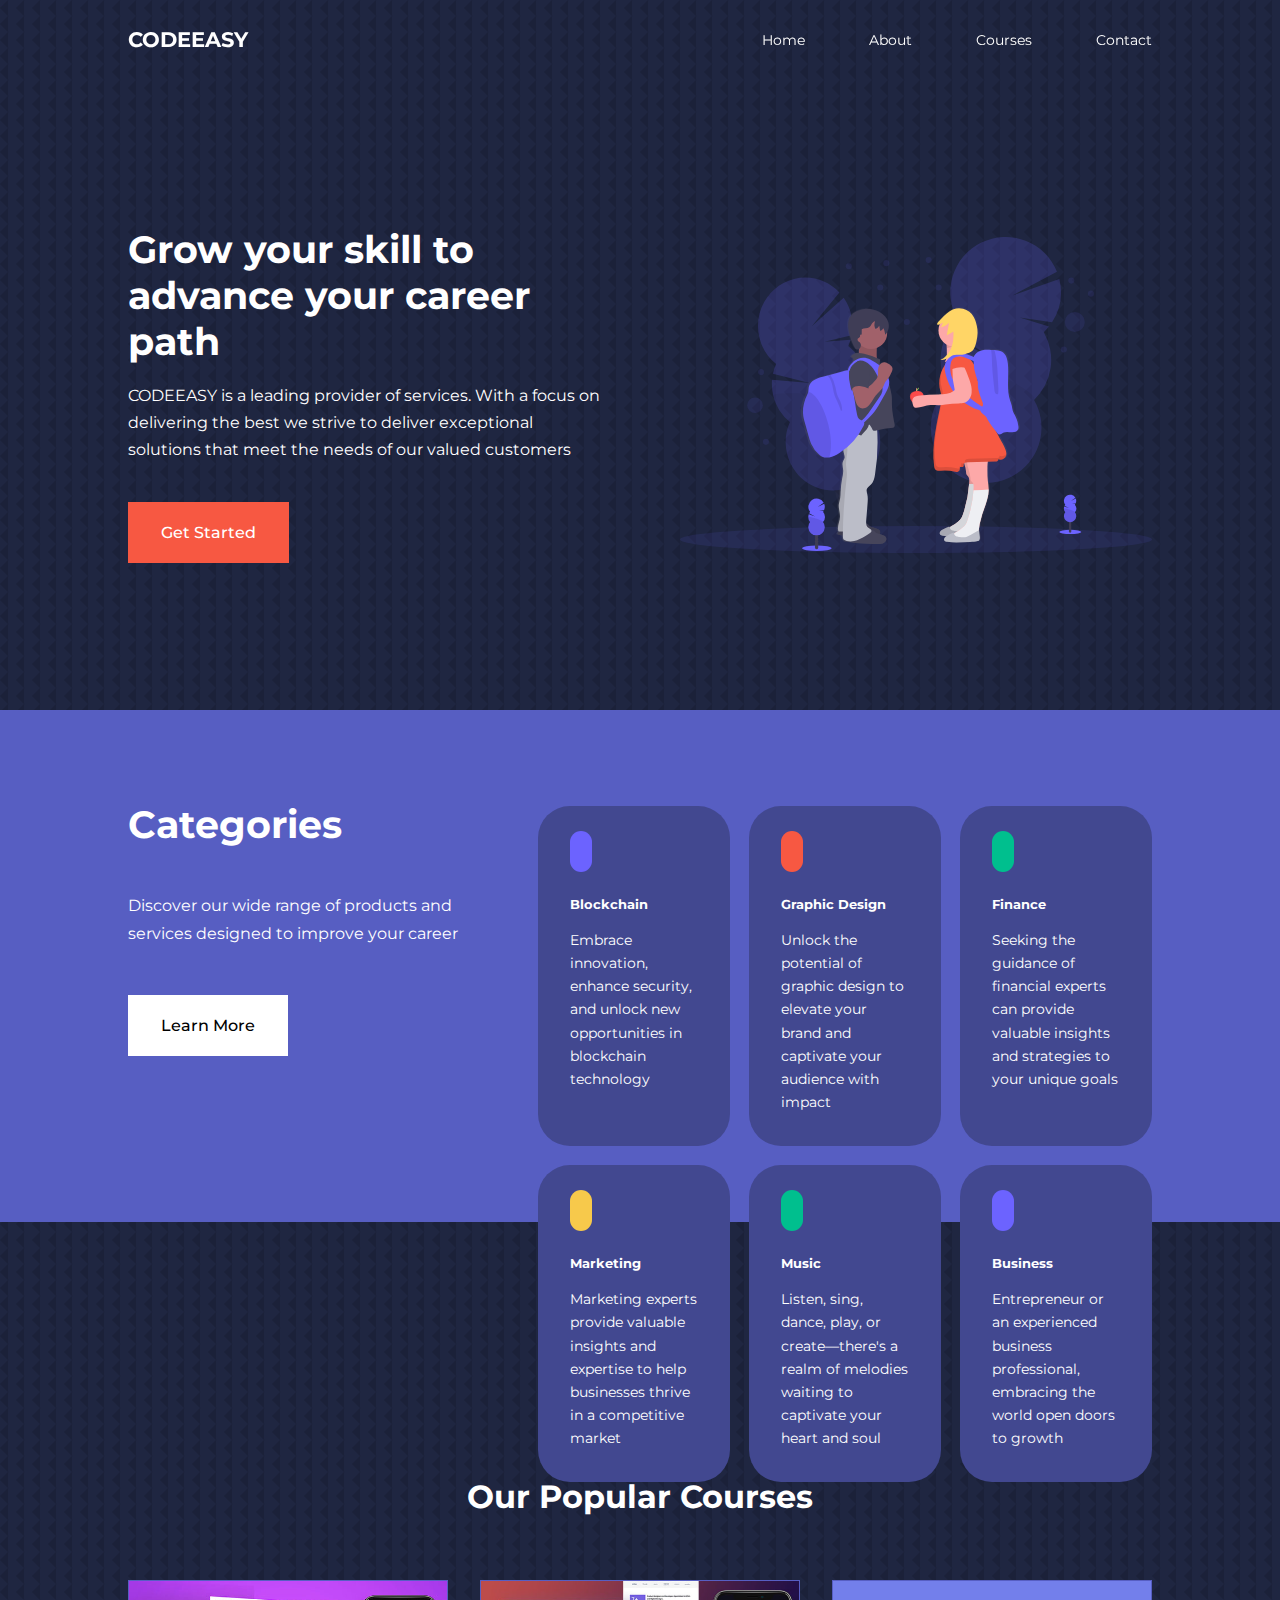
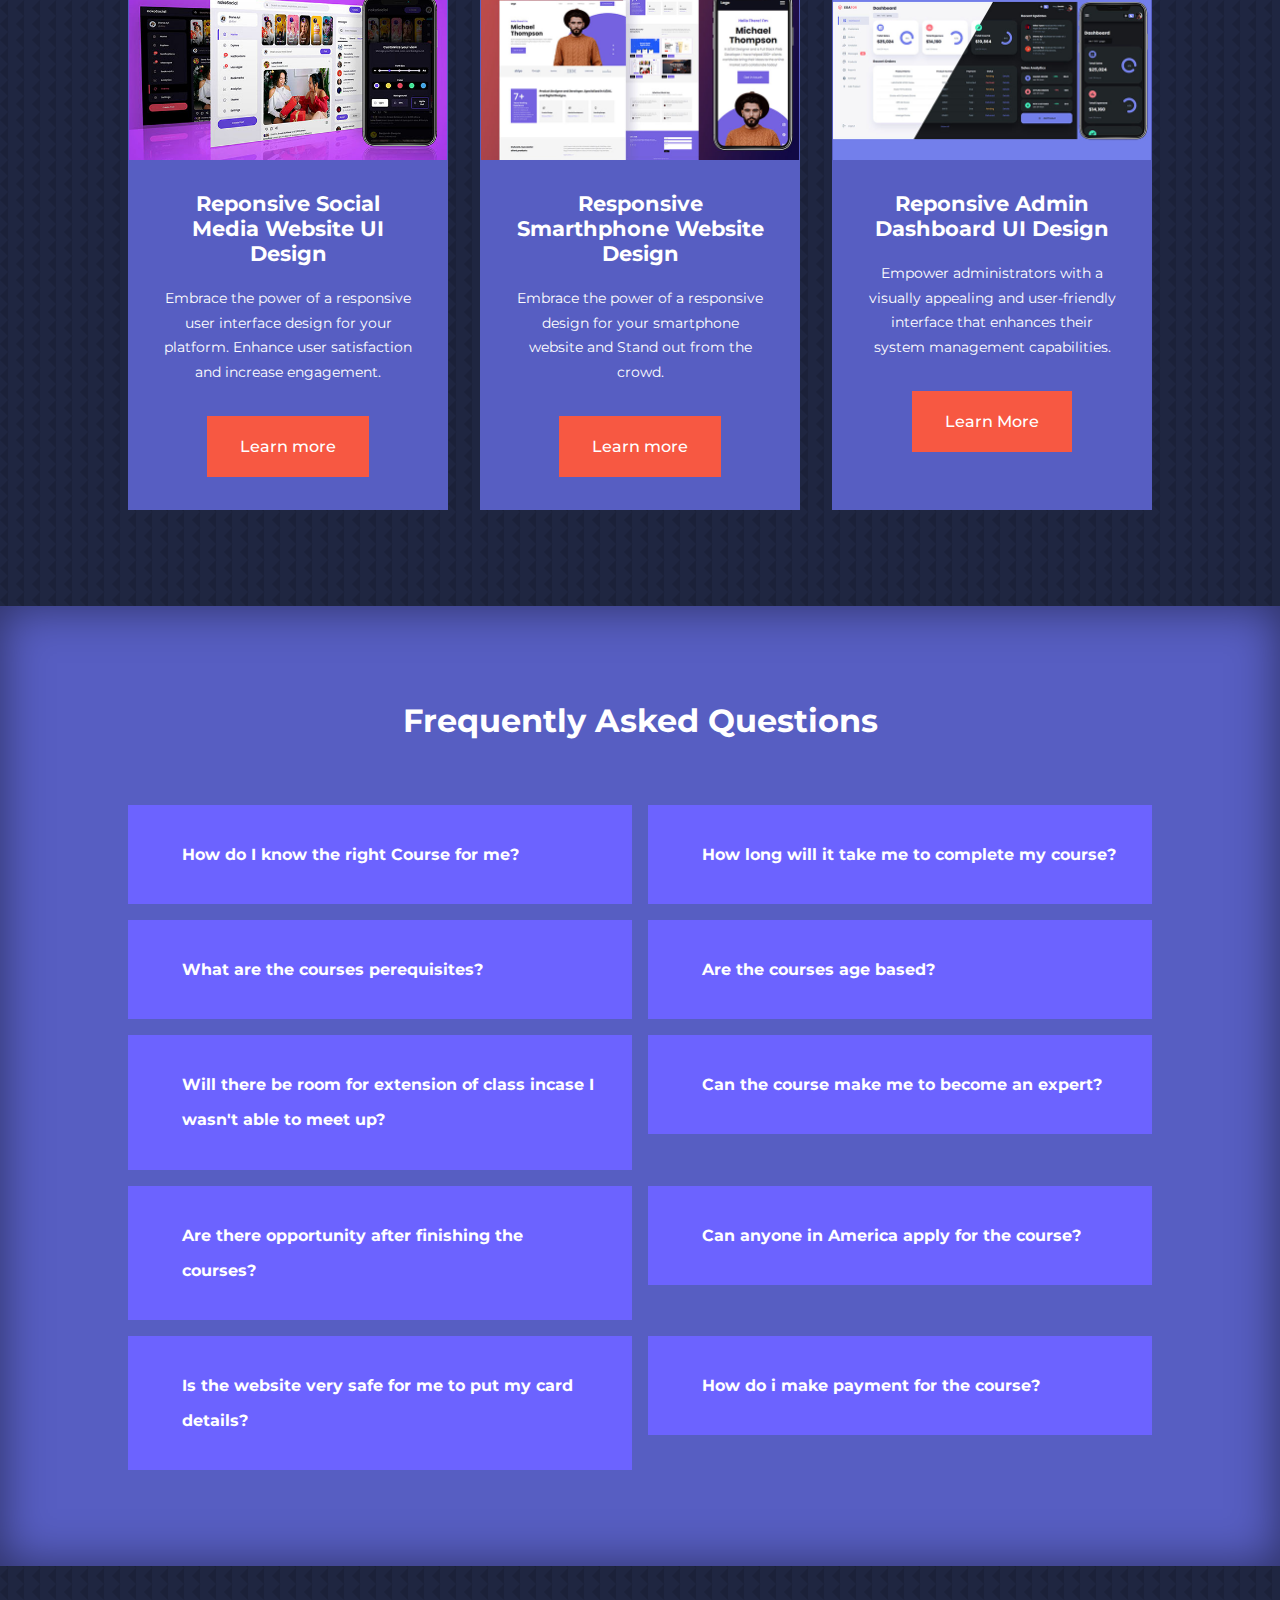
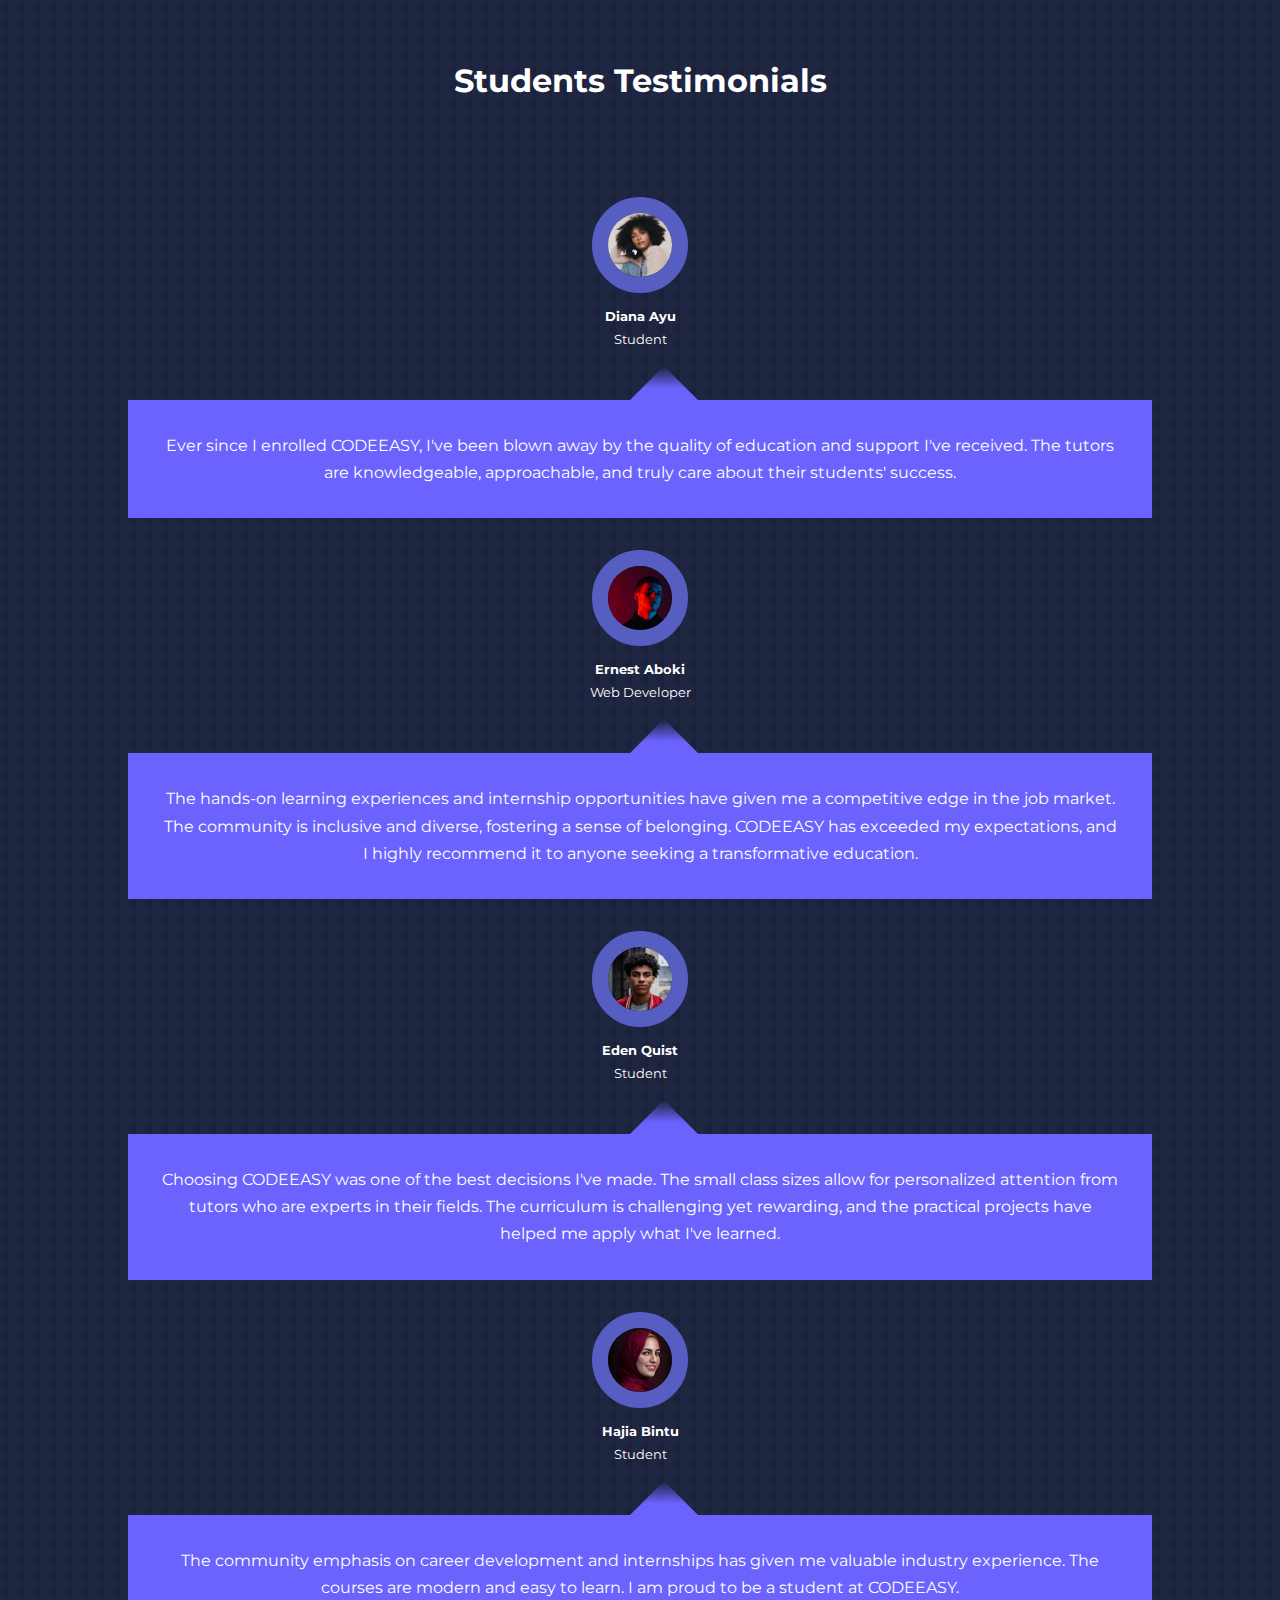
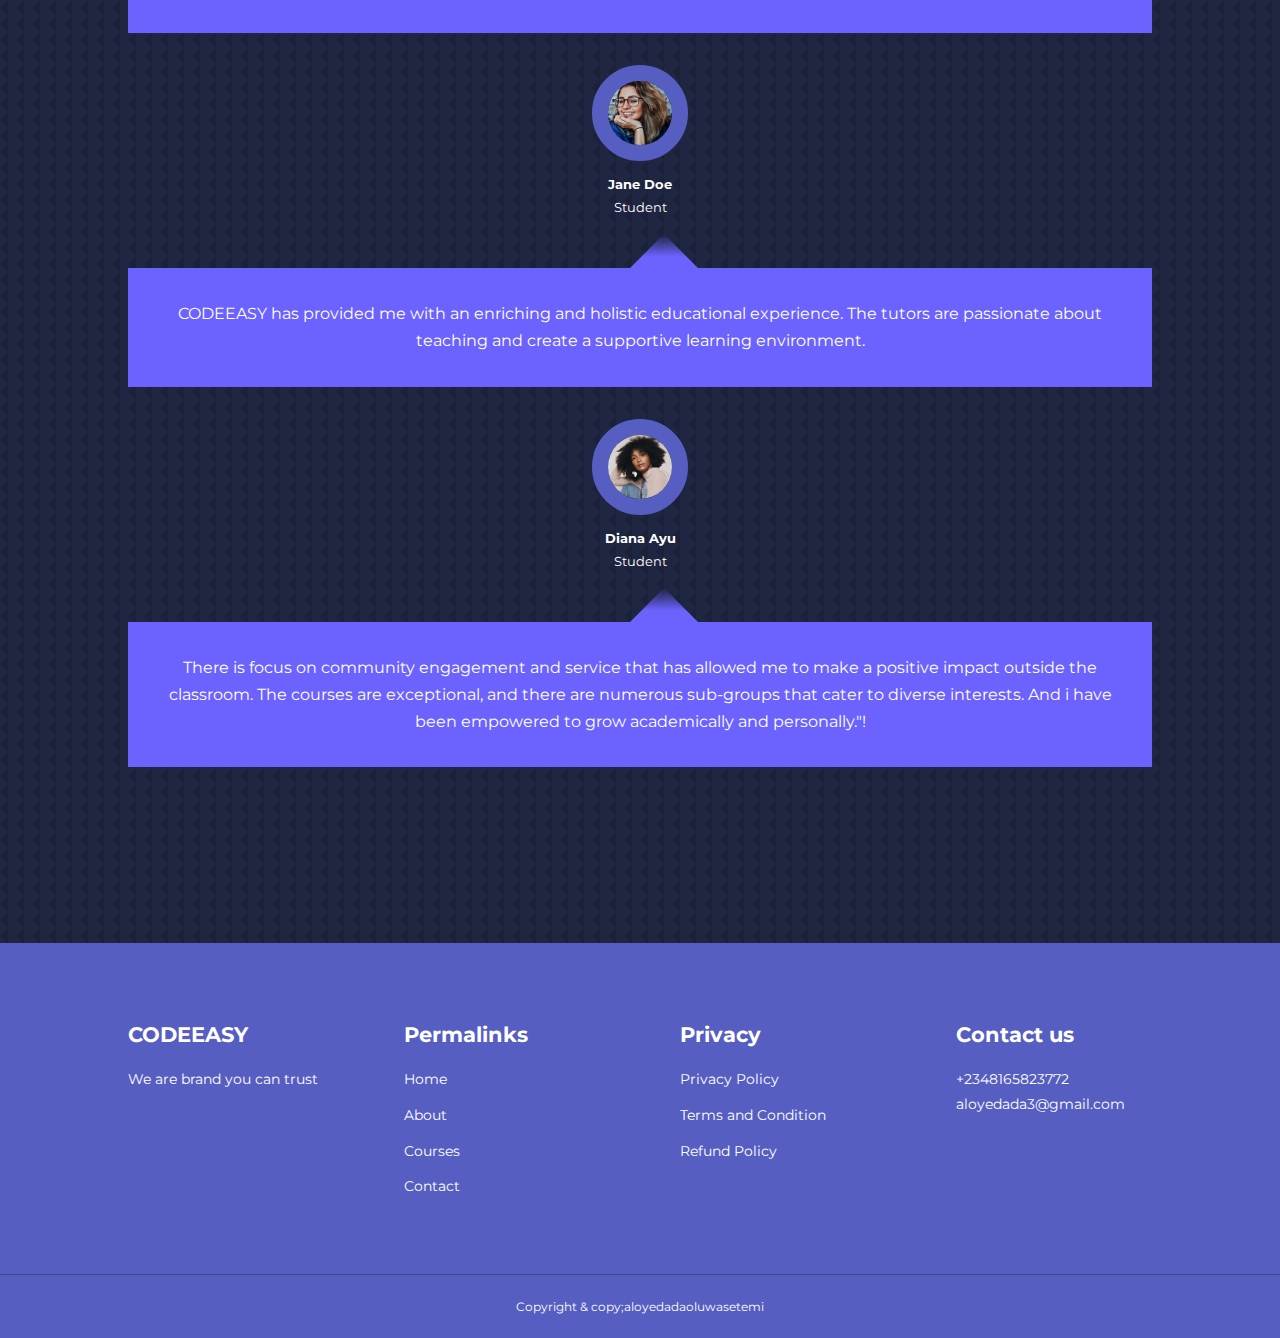
<file: MULTIPAGE EDU/index.html>
<!DOCTYPE html>
<html lang="en">
<head>
    <meta charset="UTF-8">
    <meta name="viewport" content="width=device-width, initial-scale=1.0">
    <title>responsive multipage ducation website</title>

    <!-- icon scout cdn-->
    <link rel="stylesheet" href="https://unicons.iconscout.com/release/v2.1.6/css/unicons.css">

    <!-- google fonts(monteserat) -->
    <link rel="preconnect" href="https://fonts.googleapis.com">
    <link rel="preconnect" href="https://fonts.gstatic.com"  crossorigin>
    <link href="https://fonts.googleapis.com/css2?family=Montserrat:wght@300;400;500;600;700;800;900&display=swap" rel="stylesheet">

     


    <link rel="stylesheet" href="style.css">
    
    <style>
        body{
            background-image: url("images/bg-texture.png");
        }
    </style>
</head>
<body>
   <nav>
   <div class="container nav_container">
    <a href="index.html"><h4>CODEEASY</h4></a>
    <ul class="nav_menu">
        <li><a href="index.html">Home</a></li>
        <li><a href="about.html">About</a></li>
        <li><a href="courses.html">Courses</a></li>
        <li><a href="contact.html">Contact</a></li>
    </ul>
    <button id="open-menu-btn"><i class="uil uil-bars"></i></button>
    <button id="close-menu-btn"><i class="uil uil-multiply"></i></button>
   </div>
   </nav> 

   <header>
    <div class="container header_container">
        <div class="header_left">
            <h1>Grow your skill to advance your career path</h1>
            <p>CODEEASY is a leading provider of services. With a focus on delivering the best we strive to deliver exceptional solutions that meet the needs of our valued customers
                </p>
                 <a href="courses.html" class="btn btn-primary"> Get Started</a>
        </div>

        <div class="header_right">
         <div class="header_right-image">
          <img src="images/header.svg" alt="">
         </div>
        </div>
    </div>
   </header>
   <!-- END OF HEADER-->

   <!-- categories section-->
   <section class="categories">
    <div class="container categories_container">
        <div class="categories_left">
            <h1>Categories</h1>
            <p> Discover our wide range of products and services designed to improve your  career
                </p>
                <a href="#" class="btn">Learn More</a>
        </div>

        <div class="categories_right">
            <article class="category">
                <span class="category_icon"><i class="uil uil-bitcoin-circle"></i></span>
                <h5>Blockchain</h5>
                <P>Embrace innovation, enhance security, and unlock new opportunities in blockchain technology</P>
            </article>

            <article class="category">
                <span class="category_icon"><i class="uil uil-palette"></i></span>
                <h5>Graphic Design</h5>
                <P>Unlock the potential of graphic design to elevate your brand and captivate your audience with impact</P>
            </article>

            <article class="category">
                <span class="category_icon"><i class="uil uil-coins"></i></span>
                <h5>Finance</h5>
                <P> Seeking the guidance of financial experts can provide valuable insights and strategies to your unique goals</P>
            </article>

            <article class="category">
                <span class="category_icon"><i class="uil uil-megaphone"></i></span>
                <h5>Marketing</h5>
                <P>Marketing experts provide valuable insights and expertise to help businesses thrive in a competitive market</P>
            </article>

            <article class="category">
                <span class="category_icon"><i class="uil uil-music"></i></span>
                <h5>Music</h5>
                <P> Listen, sing, dance, play, or create—there's a realm of melodies waiting to captivate your heart and soul</P>
            </article>

            <article class="category">
                <span class="category_icon"><i class="uil uil-transaction"></i></span>
                <h5>Business</h5>
                <P>Entrepreneur or an experienced business professional, embracing the world open doors to growth</P>
            </article>
        </div>
    </div>
   </section>

   <!----------------------- END OF CATEGORIES------------->

   <section class="courses">
    <h2> Our Popular Courses</h2>
        <div class="container courses_container">
            <article class="course">
                <div class="course_image">
                    <img src="images/course1.jpg" alt="">
                </div>
                <div class="course_info">
                <h4>Reponsive Social Media Website UI Design</h4>
                <P>Embrace the power of a responsive user interface design for your platform. Enhance user satisfaction and increase engagement.    
                </P>
                <a href="course.html" class="btn btn-primary">Learn more</a>
            </div>
            </article>
             
            <article class="course">
                <div class="course_image">
                    <img src="images/course2.jpg" alt="">
                </div>
                    <div class="course_info">
                         <h4>Responsive Smarthphone Website Design</h4>
                         <P>Embrace the power of a responsive design for your smartphone website and Stand out from the crowd.
                      </P>
                      <a href="course.html" class="btn btn-primary">Learn more</a>
                     </div>
            </article>

            <article class="course">
                <div class="course_image">
                    <img src="images/course3.jpg" alt="">
                </div>
                <div class="course_info">
                <h4>Reponsive Admin Dashboard UI Design</h4>
                <P>Empower administrators with a visually appealing and user-friendly interface that enhances their system management capabilities. 
                </P>
                <a href="course.html" class="btn btn-primary">Learn More</a>
            </div>
            </article>
        </div>
   </section>
                  <!------------- end of courses-------------->

                  <section class="faqs">
                    <h2>Frequently Asked Questions</h2>
                  <div class="container faqs_container">
                    <article class="faq">
                        <div class="faq_icon"><i class="uil uil-plus"></i></div>
                        <div class="question_answer">
                            <h4> How do I know the right Course for me?</h4>
                            <p>
                                Lorem ipsum dolor sit amet consectetur adipisicing elit. Incidunt velit quo eos libero ut,
                                 placeat voluptates et? Suscipit quibusdam,
                                 neque laudantium similique sequi, doloribus et commodi blanditiis impedit quam tenetur?
                            </p>
                        </div>
                    </article>

                    <article class="faq">
                        <div class="faq_icon"><i class="uil uil-plus"></i></div>
                        <div class="question_answer">
                            <h4> How long will it take me to complete my course?</h4>
                            <p>
                                Lorem ipsum dolor sit amet consectetur adipisicing elit. Incidunt velit quo eos libero ut,
                                 placeat voluptates et? Suscipit quibusdam,
                                 neque laudantium similique sequi, doloribus et commodi blanditiis impedit quam tenetur?
                            </p>
                        </div>
                    </article>

                    <article class="faq">
                        <div class="faq_icon"><i class="uil uil-plus"></i></div>
                        <div class="question_answer">
                            <h4> What are the courses perequisites?</h4>
                            <p>
                                Lorem ipsum dolor sit amet consectetur adipisicing elit. Incidunt velit quo eos libero ut,
                                 placeat voluptates et? Suscipit quibusdam,
                                 neque laudantium similique sequi, doloribus et commodi blanditiis impedit quam tenetur?
                            </p>
                        </div>
                    </article>

                    <article class="faq">
                        <div class="faq_icon"><i class="uil uil-plus"></i></div>
                        <div class="question_answer">
                            <h4> Are the courses age based?</h4>
                            <p>
                                Lorem ipsum dolor sit amet consectetur adipisicing elit. Incidunt velit quo eos libero ut,
                                 placeat voluptates et? Suscipit quibusdam,
                                 neque laudantium similique sequi, doloribus et commodi blanditiis impedit quam tenetur?
                            </p>
                        </div>
                    </article>

                    <article class="faq">
                        <div class="faq_icon"><i class="uil uil-plus"></i></div>
                        <div class="question_answer">
                            <h4>Will there be room for extension of class incase I wasn't able to meet up?</h4>
                            <p>
                                Lorem ipsum dolor sit amet consectetur adipisicing elit. Incidunt velit quo eos libero ut,
                                 placeat voluptates et? Suscipit quibusdam,
                                 neque laudantium similique sequi, doloribus et commodi blanditiis impedit quam tenetur?
                            </p>
                        </div>
                    </article>

                    <article class="faq">
                        <div class="faq_icon"><i class="uil uil-plus"></i></div>
                        <div class="question_answer">
                            <h4> Can the course make me to become an expert?</h4>
                            <p>
                                Lorem ipsum dolor sit amet consectetur adipisicing elit. Incidunt velit quo eos libero ut,
                                 placeat voluptates et? Suscipit quibusdam,
                                 neque laudantium similique sequi, doloribus et commodi blanditiis impedit quam tenetur?
                            </p>
                        </div>
                    </article>

                    <article class="faq">
                        <div class="faq_icon"><i class="uil uil-plus"></i></div>
                        <div class="question_answer">
                            <h4> Are there opportunity after finishing the courses?</h4>
                            <p>
                                Lorem ipsum dolor sit amet consectetur adipisicing elit. Incidunt velit quo eos libero ut,
                                 placeat voluptates et? Suscipit quibusdam,
                                 neque laudantium similique sequi, doloribus et commodi blanditiis impedit quam tenetur?
                            </p>
                        </div>
                    </article>

                    <article class="faq">
                        <div class="faq_icon"><i class="uil uil-plus"></i></div>
                        <div class="question_answer">
                            <h4> Can anyone in America apply for the course?</h4>
                            <p>
                                Lorem ipsum dolor sit amet consectetur adipisicing elit. Incidunt velit quo eos libero ut,
                                 placeat voluptates et? Suscipit quibusdam,
                                 neque laudantium similique sequi, doloribus et commodi blanditiis impedit quam tenetur?
                            </p>
                        </div>
                    </article>

                    <article class="faq">
                        <div class="faq_icon"><i class="uil uil-plus"></i></div>
                        <div class="question_answer">
                            <h4>Is the website very safe for me to put my card details?</h4>
                            <p>
                                Lorem ipsum dolor sit amet consectetur adipisicing elit. Incidunt velit quo eos libero ut,
                                 placeat voluptates et? Suscipit quibusdam,
                                 neque laudantium similique sequi, doloribus et commodi blanditiis impedit quam tenetur?
                            </p>
                        </div>
                    </article>

                    <article class="faq">
                        <div class="faq_icon"><i class="uil uil-plus"></i></div>
                        <div class="question_answer">
                            <h4> How do i make payment for the course?</h4>
                            <p>
                                Lorem ipsum dolor sit amet consectetur adipisicing elit. Incidunt velit quo eos libero ut,
                                 placeat voluptates et? Suscipit quibusdam,
                                 neque laudantium similique sequi, doloribus et commodi blanditiis impedit quam tenetur?
                            </p>
                        </div>
                    </article>
                  </div>
                  </section>
                  <!-- END OF FAQS-->

<section class="container testimonials_container ">
    <h2>Students Testimonials</h2>
    <div class="testi">
        <article class="testimonial">
            <div class="avatar">
                <img src="images/avatar1.jpg">
            </div>
            <div class="testimonial_info">
                <h5>Diana Ayu</h5>
                <small>Student</small>
            </div>
            <div class="testimonial_body">
                <p>
                    Ever since I enrolled CODEEASY, I've been blown away by the quality of education and support I've received.
                     The  tutors are knowledgeable, approachable, and truly care about their students' success.
                </p>
            </div>
        </article>

        <article class="testimonial">
            <div class="avatar">
                <img src="images/avatar2.jpg">
            </div>
            <div class="testimonial_info">
                <h5>Ernest Aboki</h5>
                <small>Web Developer</small>
            </div>
            <div class="testimonial_body">
                <p>
                    The hands-on learning experiences and internship opportunities have given me a competitive edge in the job market.
                    The community is inclusive and diverse, fostering a sense of belonging.
                     CODEEASY has exceeded my expectations,
                  and I highly recommend it to anyone seeking a transformative education.
                </p>
            </div>
        </article> 

        <article class="testimonial">
            <div class="avatar">
                <img src="images/avatar3.jpg">
            </div>
            <div class="testimonial_info">
                <h5>Eden Quist</h5>
                <small>Student</small>
            </div>
            <div class="testimonial_body">
                <p>
                    Choosing CODEEASY was one of the best decisions I've made.
                     The small class sizes allow for personalized attention from tutors who are experts in their fields.
                      The curriculum is challenging yet rewarding, and the practical projects have helped me apply what I've learned. 
                </p>
            </div>
        </article>

        <article class="testimonial">
            <div class="avatar">
                <img src="images/avatar4.jpg">
            </div>
            <div class="testimonial_info">
                <h5>Hajia Bintu</h5>
                <small>Student</small>
            </div>
            <div class="testimonial_body">
                <p>
                    The community emphasis on career development and internships has given me valuable industry experience.
                        The courses are modern and easy to learn.
                     I am proud to be a student at CODEEASY.
                </p>
            </div>
        </article>

        <article class="testimonial">
            <div class="avatar">
                <img src="images/avatar5.jpg">
            </div>
            <div class="testimonial_info">
                <h5>Jane Doe</h5>
                <small>Student</small>
            </div>
            <div class="testimonial_body">
                <p>
                    CODEEASY has provided me with an enriching and holistic educational experience. 
                    The tutors are passionate about teaching and create a supportive learning environment. 
                </p>
            </div>
        </article>

        <article class="testimonial ">
            <div class="avatar">
                <img src="images/avatar1.jpg">
            </div>
            <div class="testimonial_info">
                <h5>Diana Ayu</h5>
                <small>Student</small>
            </div>
            <div class="testimonial_body">
                <p>
                    There is focus on community engagement and service that has allowed me to make a positive impact outside the classroom.
                    The courses are exceptional, and there are numerous sub-groups that cater to diverse interests.
                   And i have been empowered to grow academically and personally."!
                </p>
            </div>
        </article>
    </div>
</section>

<!-- END OF  TESTIMONY-->

    <footer>
        <div class="container footer_container">
            <div class="footer_1">
                <a href="index.html" class="footer_logo"><h4>CODEEASY</h4></a>
                <P>We are brand you can trust</P>
            </div>

            <div class="footer_2">
                <h4>Permalinks</h4>
             <ul class="permalinks">
                <li><a href="index.html"> Home</a></li>
                <li><a href="about.html"></a> About</li>
                <li><a href="courses.html"></a>Courses</li>
                <li><a href="contact.html"></a>Contact</li>
             </ul>
            </div>

            <div class="footer_3">
                <h4>Privacy</h4>
                <ul class="privacy">
                    <li><a href="#"></a>Privacy Policy</li>
                    <li><a href="#"></a>Terms and Condition</li>
                    <li><a href="#"></a>Refund Policy</li>
                </ul>
            </div>

            <div class="footer_4">
                <h4> Contact us</h4>
                <div>
                    <p>+2348165823772</p>
                    <p>aloyedada3@gmail.com</p>
                </div>
                
                <ul class="footer_socials">
                    <li>
                        <a href="#"><i class="uil uil-facebook-f"></i></a>
                    </li>

                    <li>
                        <a href="#"><i class="uil uil-instagram-alt"></i></a>
                    </li>

                    <li>
                        <a href="#"><i class="uil uil-twitter"></i></a>
                    </li>

                    <li>
                        <a href="#"><i class="uil uil-linkedin-alt"></i></a>
                    </li>
                </ul>
            </div>
        </div>
        <div class="footer_copyright">
            <small>Copyright & copy;aloyedadaoluwasetemi</small>
        </div>
    </footer>

    

   <script src="script.js"></script>
</body>
</html>
</file>
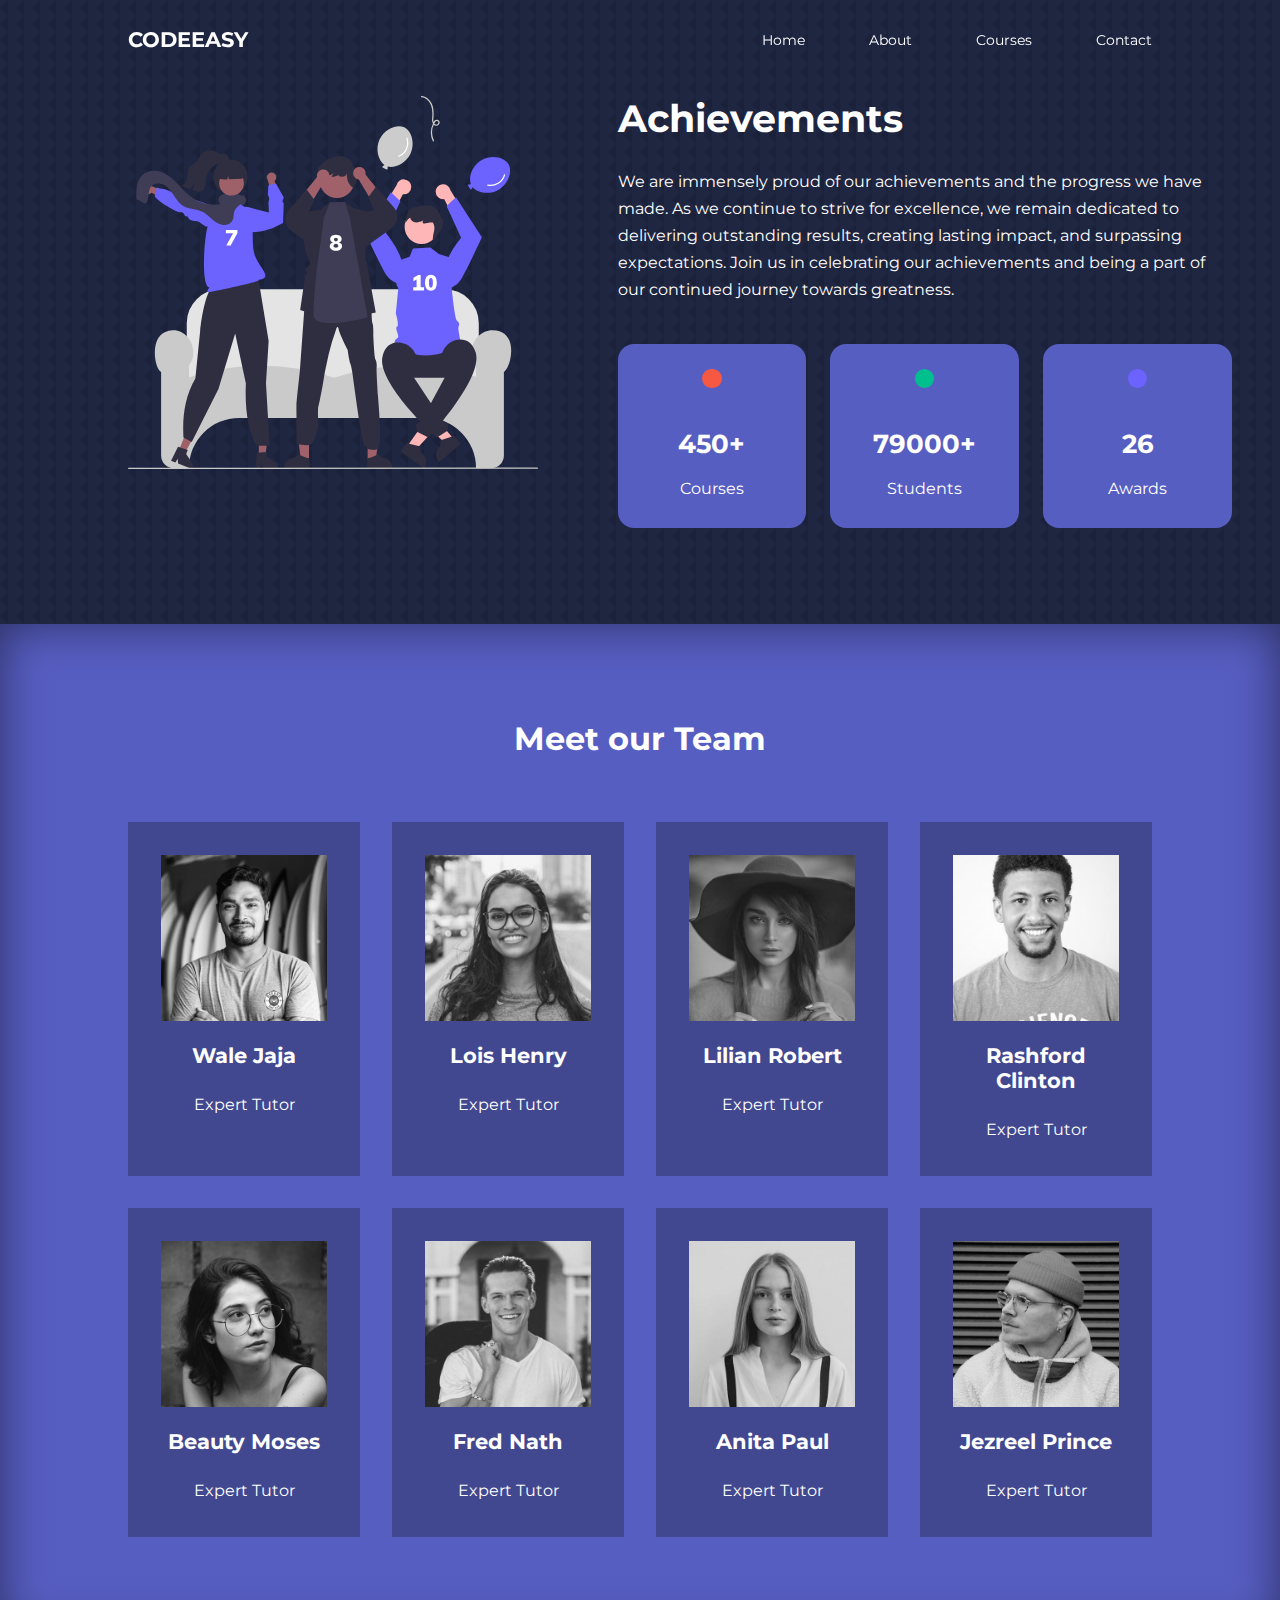
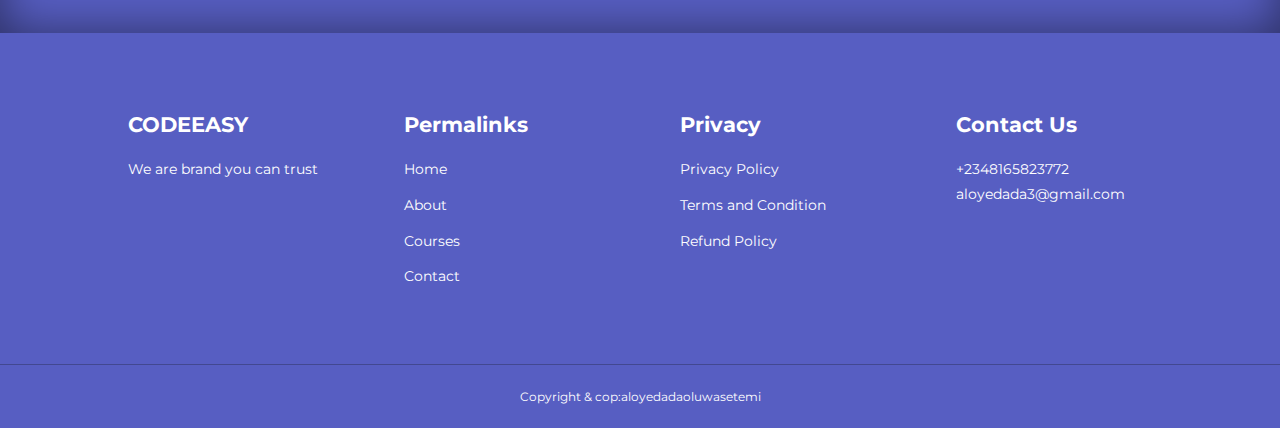
<file: MULTIPAGE EDU/about.html>
<!DOCTYPE html>
<html lang="en">
<head>
    <meta charset="UTF-8">
    <meta name="viewport" content="width=device-width, initial-scale=1.0">
    <title>responsive multipage ducation website</title>

    <!-- icon scout cdn-->
    <link rel="stylesheet" href="https://unicons.iconscout.com/release/v2.1.6/css/unicons.css">

    <!-- google fonts(monteserat) -->
    <link rel="preconnect" href="https://fonts.googleapis.com">
    <link rel="preconnect" href="https://fonts.gstatic.com"  crossorigin>
    <link href="https://fonts.googleapis.com/css2?family=Montserrat:wght@300;400;500;600;700;800;900&display=swap" rel="stylesheet">

    
    <link rel="stylesheet" href="style.css">
    <link rel="stylesheet" href="about.css">

    <style>
        body{
            background-image: url("images/bg-texture.png");
        }
    </style>
</head>
<body>
   <nav>
   <div class="container nav_container">
    <a href="index.html"><h4>CODEEASY</h4></a>
    <ul class="nav_menu">
        <li><a href="index.html">Home</a></li>
        <li><a href="about.html">About</a></li>
        <li><a href="courses.html">Courses</a></li>
        <li><a href="contact.html">Contact</a></li>
    </ul>
    <button id="open-menu-btn"><i class="uil uil-bars"></i></button>
    <button id="close-menu-btn"><i class="uil uil-multiply"></i></button>
   </div>
   </nav> 
  

   
   <section class="about_achievements">
    <div class="container about_achievements-container">
        <div class="about_achievements-left">
            <img src="images/about achievements.svg">
        </div>

        <div class="about_achievements-right">
            <h1>Achievements</h1>
            <p>
                We are immensely proud of our achievements and the progress we have made. As we continue to strive for excellence,
                 we remain dedicated to delivering outstanding results, creating lasting impact,
                  and surpassing expectations.
                Join us in celebrating our achievements and being a part of our continued journey towards greatness.
            </p>
            <div class="achievements_cards">
               <article class="achievement_card">
                <span class="achievement_icon">
                    <i class="uil uil-video"></i>
                </span>
                <h3>450+</h3>
                <p>Courses</p>
               </article> 

               <article class="achievement_card">
                <span class="achievement_icon">
                    <i class="uil uil-users-alt"></i>
                </span>
                <h3>79000+</h3>
                <p>Students</p>
               </article> 

               <article class="achievement_card">
                <span class="achievement_icon">
                    <i class="uil uil-trophy"></i>
                </span>
                <h3>26</h3>
                <p>Awards</p>
               </article> 
            </div>
        </div>
    </div>
   </section>
 <!--============end of navbar ==========================-->

 <section class="team">
    <h2> Meet our Team</h2>
    <div class="container team_container">
        <article class="team_member">
            <div class="team_member-image">
                <img src="images/tm1.jpg">
            </div>
            <div class="team_member-info">
                <h4>Wale Jaja</h4>
                <p>Expert Tutor</p>
            </div>
            <div class="team_member-socials">
                <a href="https://instagram.com" target="_blank"><i class="uil uil-instagram"></i></a>
                <a href="https://twitter.com" target="_blank"><i class="uil uil-twitter-alt"></i></a>
                <a href="https://linkedin.com" target="_blank"><i class="uil uil-linkedin-alt"></i></a>
                
            </div>
        </article>

        <article class="team_member">
            <div class="team_member-image">
                <img src="images/tm2.jpg">
            </div>
            <div class="team_member-info">
                <h4>Lois Henry</h4>
                <p>Expert Tutor</p>
            </div>
            <div class="team_member-socials">
                <a href="https://instagram.com" target="_blank"><i class="uil uil-instagram"></i></a>
                <a href="https://twitter.com" target="_blank"><i class="uil uil-twitter-alt"></i></a>
                <a href="https://linkedin.com" target="_blank"><i class="uil uil-linkedin-alt"></i></a>
                
            </div>
        </article>

        <article class="team_member">
            <div class="team_member-image">
                <img src="images/tm3.jpg">
            </div>
            <div class="team_member-info">
                <h4>Lilian Robert</h4>
                <p>Expert Tutor</p>
            </div>
            <div class="team_member-socials">
                <a href="https://instagram.com" target="_blank"><i class="uil uil-instagram"></i></a>
                <a href="https://twitter.com" target="_blank"><i class="uil uil-twitter-alt"></i></a>
                <a href="https://linkedin.com" target="_blank"><i class="uil uil-linkedin-alt"></i></a>
                
            </div>
        </article>

        <article class="team_member">
            <div class="team_member-image">
                <img src="images/tm4.jpg">
            </div>
            <div class="team_member-info">
                <h4>Rashford Clinton</h4>
                <p>Expert Tutor</p>
            </div>
            <div class="team_member-socials">
                <a href="https://instagram.com" target="_blank"><i class="uil uil-instagram"></i></a>
                <a href="https://twitter.com" target="_blank"><i class="uil uil-twitter-alt"></i></a>
                <a href="https://linkedin.com" target="_blank"><i class="uil uil-linkedin-alt"></i></a>
                
            </div>
        </article>

        <article class="team_member">
            <div class="team_member-image">
                <img src="images/tm5.jpg">
            </div>
            <div class="team_member-info">
                <h4>Beauty Moses</h4>
                <p>Expert Tutor</p>
            </div>
            <div class="team_member-socials">
                <a href="https://instagram.com" target="_blank"><i class="uil uil-instagram"></i></a>
                <a href="https://twitter.com" target="_blank"><i class="uil uil-twitter-alt"></i></a>
                <a href="https://linkedin.com" target="_blank"><i class="uil uil-linkedin-alt"></i></a>
                
            </div>
        </article>

        <article class="team_member">
            <div class="team_member-image">
                <img src="images/tm6.jpg">
            </div>
            <div class="team_member-info">
                <h4>Fred Nath</h4>
                <p>Expert Tutor</p>
            </div>
            <div class="team_member-socials">
                <a href="https://instagram.com" target="_blank"><i class="uil uil-instagram"></i></a>
                <a href="https://twitter.com" target="_blank"><i class="uil uil-twitter-alt"></i></a>
                <a href="https://linkedin.com" target="_blank"><i class="uil uil-linkedin-alt"></i></a>
            </div>
        </article>

        <article class="team_member">
            <div class="team_member-image">
                <img src="images/tm7.jpg">
            </div>
            <div class="team_member-info">
                <h4>Anita Paul </h4>
                <p>Expert Tutor</p>
            </div>
            <div class="team_member-socials">
                <a href="https://instagram.com" target="_blank"><i class="uil uil-instagram"></i></a>
                <a href="https://twitter.com" target="_blank"><i class="uil uil-twitter-alt"></i></a>
                <a href="https://linkedin.com" target="_blank"><i class="uil uil-linkedin-alt"></i></a>
            </div>
        </article>

        <article class="team_member">
            <div class="team_member-image">
                <img src="images/tm8.jpg">
            </div>
            <div class="team_member-info">
                <h4>Jezreel Prince</h4>
                <p>Expert Tutor</p>
            </div>
            <div class="team_member-socials">
                <a href="https://instagram.com" target="_blank"><i class="uil uil-instagram"></i></a>
                <a href="https://twitter.com" target="_blank"><i class="uil uil-twitter-alt"></i></a>
                <a href="https://linkedin.com" target="_blank"><i class="uil uil-linkedin-alt"></i></a>
                
            </div>
        </article>
    </div>
 </section>
<!--=======================END OF TEAM==============================-->









   <footer>
    <div class="container footer_container">
        <div class="footer_1">
            <a href="index.html" class="footer_logo"><h4>CODEEASY</h4></a>
            <P>We are brand you can trust</P>
        </div>

        <div class="footer_2">
            <h4>Permalinks</h4>
         <ul class="permalinks">
            <li><a href="index.html"> Home</a></li>
            <li><a href="about.html"></a> About</li>
            <li><a href="courses.html"></a>Courses</li>
            <li><a href="contact.html"></a>Contact</li>
         </ul>
        </div>

        <div class="footer_3">
            <h4>Privacy</h4>
            <ul class="privacy">
                <li><a href="#"></a>Privacy Policy</li>
                <li><a href="#"></a> Terms and Condition</li>
                <li><a href="#"></a>Refund Policy</li>
            </ul>
        </div>

        <div class="footer_4">
            <h4> Contact Us</h4>
            <div>
                <p>+2348165823772</p>
                <p>aloyedada3@gmail.com</p>
            </div>
            
            <ul class="footer_socials">
                <li>
                    <a href="#"><i class="uil uil-facebook-f"></i></a>
                </li>

                <li>
                    <a href="#"><i class="uil uil-instagram-alt"></i></a>
                </li>

                <li>
                    <a href="#"><i class="uil uil-twitter"></i></a>
                </li>

                <li>
                    <a href="#"><i class="uil uil-linkedin-alt"></i></a>
                </li>
            </ul>
        </div>
    </div>
    <div class="footer_copyright">
        <small>Copyright & cop:aloyedadaoluwasetemi</small>
    </div>
</footer>



<script src="script.js"></script>
</body>
</html>
</file>
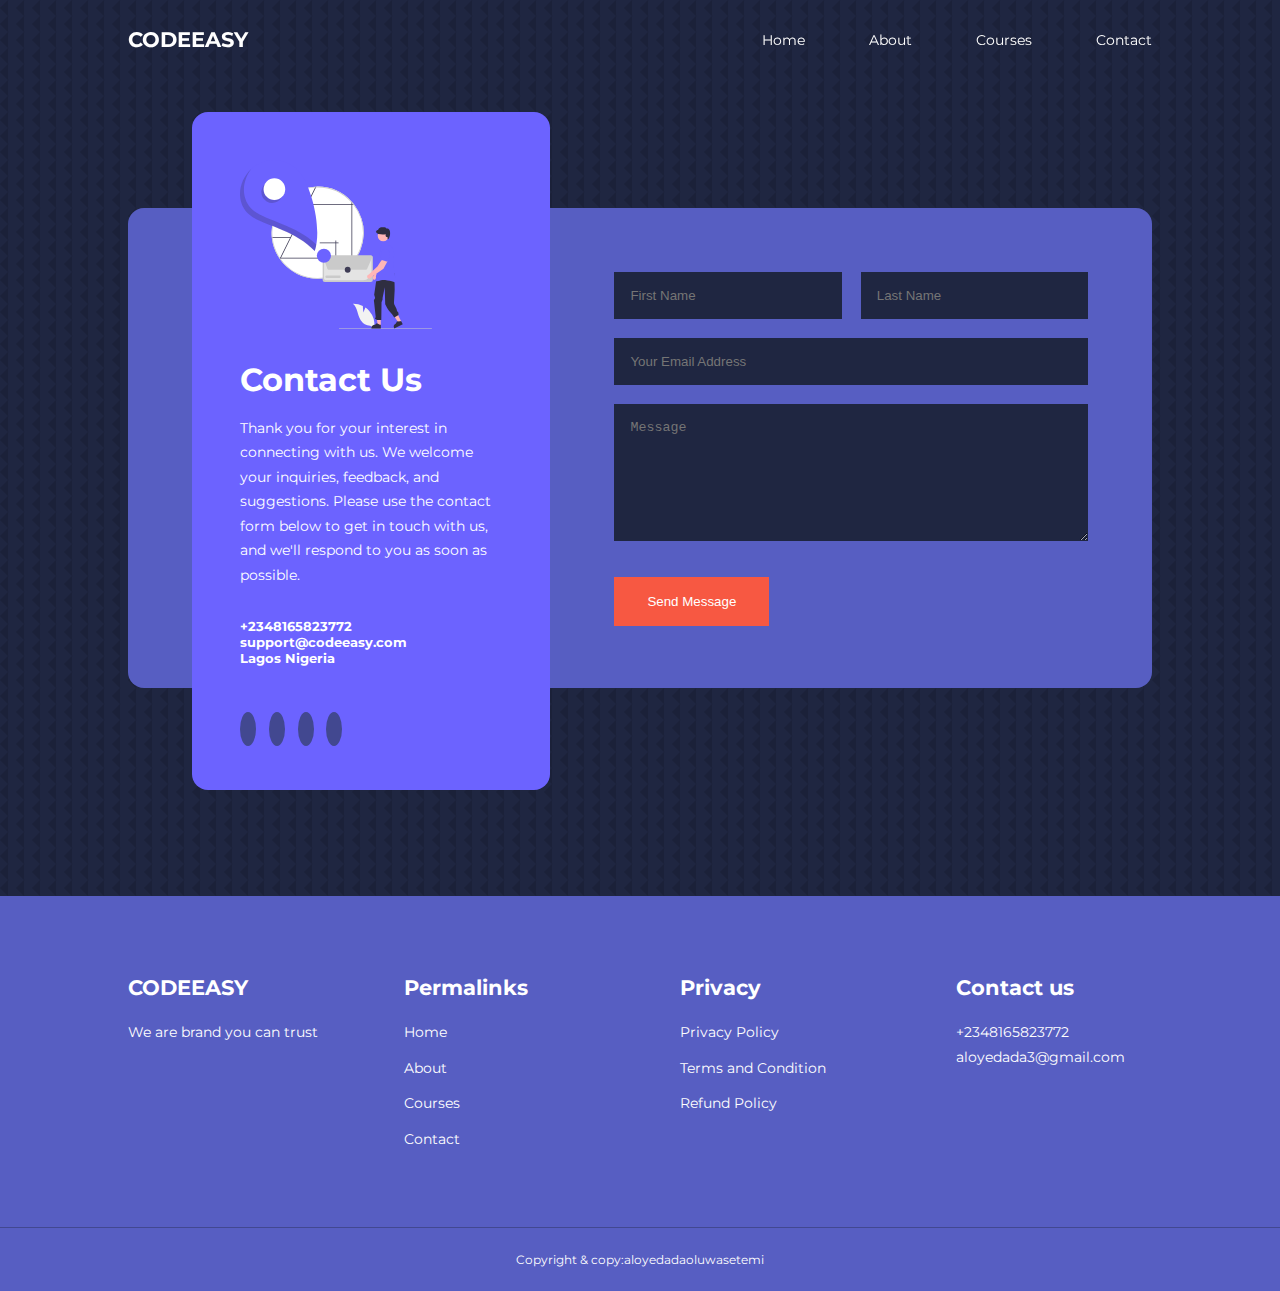
<file: MULTIPAGE EDU/contact.html>
<!DOCTYPE html>
<html lang="en">
<head>
    <meta charset="UTF-8">
    <meta name="viewport" content="width=device-width, initial-scale=1.0">
    <title>responsive multipage ducation website</title>

    <!-- icon scout cdn-->
    <link rel="stylesheet" href="https://unicons.iconscout.com/release/v2.1.6/css/unicons.css">

    <!-- google fonts(monteserat) -->
    <link rel="preconnect" href="https://fonts.googleapis.com">
    <link rel="preconnect" href="https://fonts.gstatic.com"  crossorigin>
    <link href="https://fonts.googleapis.com/css2?family=Montserrat:wght@300;400;500;600;700;800;900&display=swap" rel="stylesheet">

     


    <link rel="stylesheet" href="style.css">
    <link rel="stylesheet" href="contact.css">

    <style>
        body{
            background-image: url("images/bg-texture.png");
        }
    </style>
</head>
<body>
   <nav>
   <div class="container nav_container">
    <a href="index.html"><h4>CODEEASY</h4></a>
    <ul class="nav_menu">
        <li><a href="index.html">Home</a></li>
        <li><a href="about.html">About</a></li>
        <li><a href="courses.html">Courses</a></li>
        <li><a href="contact.html">Contact</a></li>
    </ul>
    <button id="open-menu-btn"><i class="uil uil-bars"></i></button>
    <button id="close-menu-btn"><i class="uil uil-multiply"></i></button>
   </div>
   </nav> 

   <!--===============END OF NAV==================-->


   <section class="contact">
    <div class="container contact_container">
        <aside class="contact_aside">
            <div class="aside_image">
                <img src="images/contact.svg" alt="">
            </div>
            <h2>Contact Us</h2>
            <p>
                Thank you for your interest in connecting with us. We welcome your inquiries, feedback, and suggestions. Please use the contact form below to get in touch with us, and we'll respond to you as soon as possible.
            </p>
            <ul class="contact_details">
                <li>
                    <i class="uil uil-phone-times"></i>
                    <h5>+2348165823772</h5>
                </li>
                <li>
                    <i class="uil uil-envelope"></i>
                    <h5>support@codeeasy.com</h5>
                </li>
                <li>
                    <i class="uil uil-location-point"></i>
                    <h5>Lagos Nigeria</h5>
                </li>
            </ul>

            <ul class="contact_socials">
                <li> <a href="https://facebook.com"><i class="uil uil-facebook-f"></i></a></li>
                <li> <a href="https://twitter.com"><i class="uil uil-twitter"></i></a></li>
                <li> <a href="https://instagram.com"><i class="uil uil-instagram-alt"></i></a></li>
                <li> <a href="https://linkedin.com"><i class="uil uil-linkedin"></i></a></li>
            </ul>
        </aside>

        <form  action="https://formspree.io/f/mgejelrj"  method="POST" class="contact_form">
            <div class="form_name">
                <input type="text" name="First Name" 
                 placeholder="First Name" required>
                 <input type="text" name="last name" 
                 placeholder="Last Name" required>
            </div>
            <input type="email" name="Email Address" placeholder="Your Email Address" required>
            <textarea name="Message" rows="7" placeholder="Message" required></textarea>
            <button type="submit" class="btn btn-primary">Send Message</button>
        </form>
    </div>
   </section>








   <footer>
    <div class="container footer_container">
        <div class="footer_1">
            <a href="index.html" class="footer_logo"><h4>CODEEASY</h4></a>
            <P>We are brand you can trust</P>
        </div>

        <div class="footer_2">
            <h4>Permalinks</h4>
         <ul class="permalinks">
            <li><a href="index.html"> Home</a></li>
            <li><a href="about.html"></a>About</li>
            <li><a href="courses.html"></a>Courses</li>
            <li><a href="contact.html"></a>Contact</li>
         </ul>
        </div>

        <div class="footer_3">
            <h4>Privacy</h4>
            <ul class="privacy">
                <li><a href="#"></a>Privacy Policy</li>
                <li><a href="#"></a> Terms and Condition</li>
                <li><a href="#"></a>Refund Policy</li>
            </ul>
        </div>

        <div class="footer_4">
            <h4> Contact us</h4>
            <div>
                <p>+2348165823772</p>
                <p>aloyedada3@gmail.com</p>
            </div>
            
            <ul class="footer_socials">
                <li>
                    <a href="#"><i class="uil uil-facebook-f"></i></a>
                </li>

                <li>
                    <a href="#"><i class="uil uil-instagram-alt"></i></a>
                </li>

                <li>
                    <a href="#"><i class="uil uil-twitter"></i></a>
                </li>

                <li>
                    <a href="#"><i class="uil uil-linkedin-alt"></i></a>
                </li>
            </ul>
        </div>
    </div>
    <div class="footer_copyright">
        <small>Copyright & copy:aloyedadaoluwasetemi</small>
    </div>
</footer>
<script src="script.js"></script>
</body>
</html>
</file>
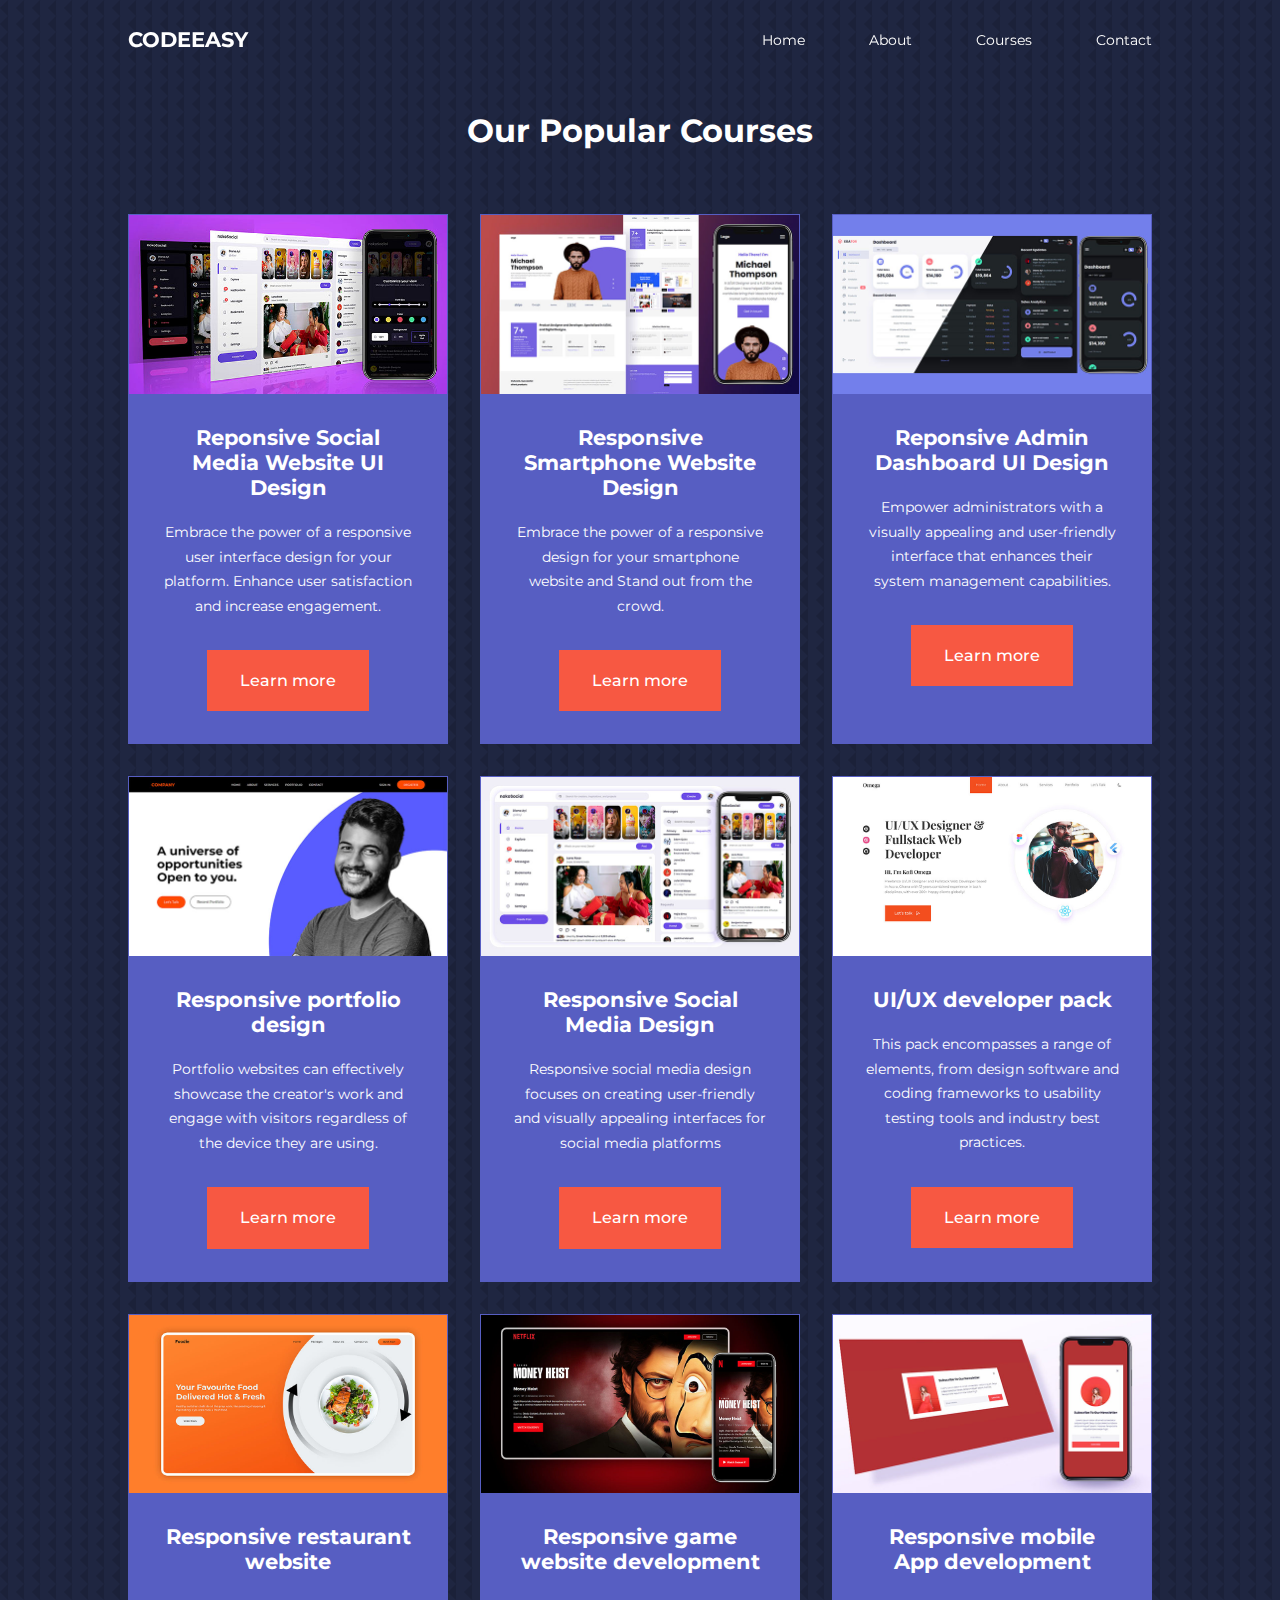
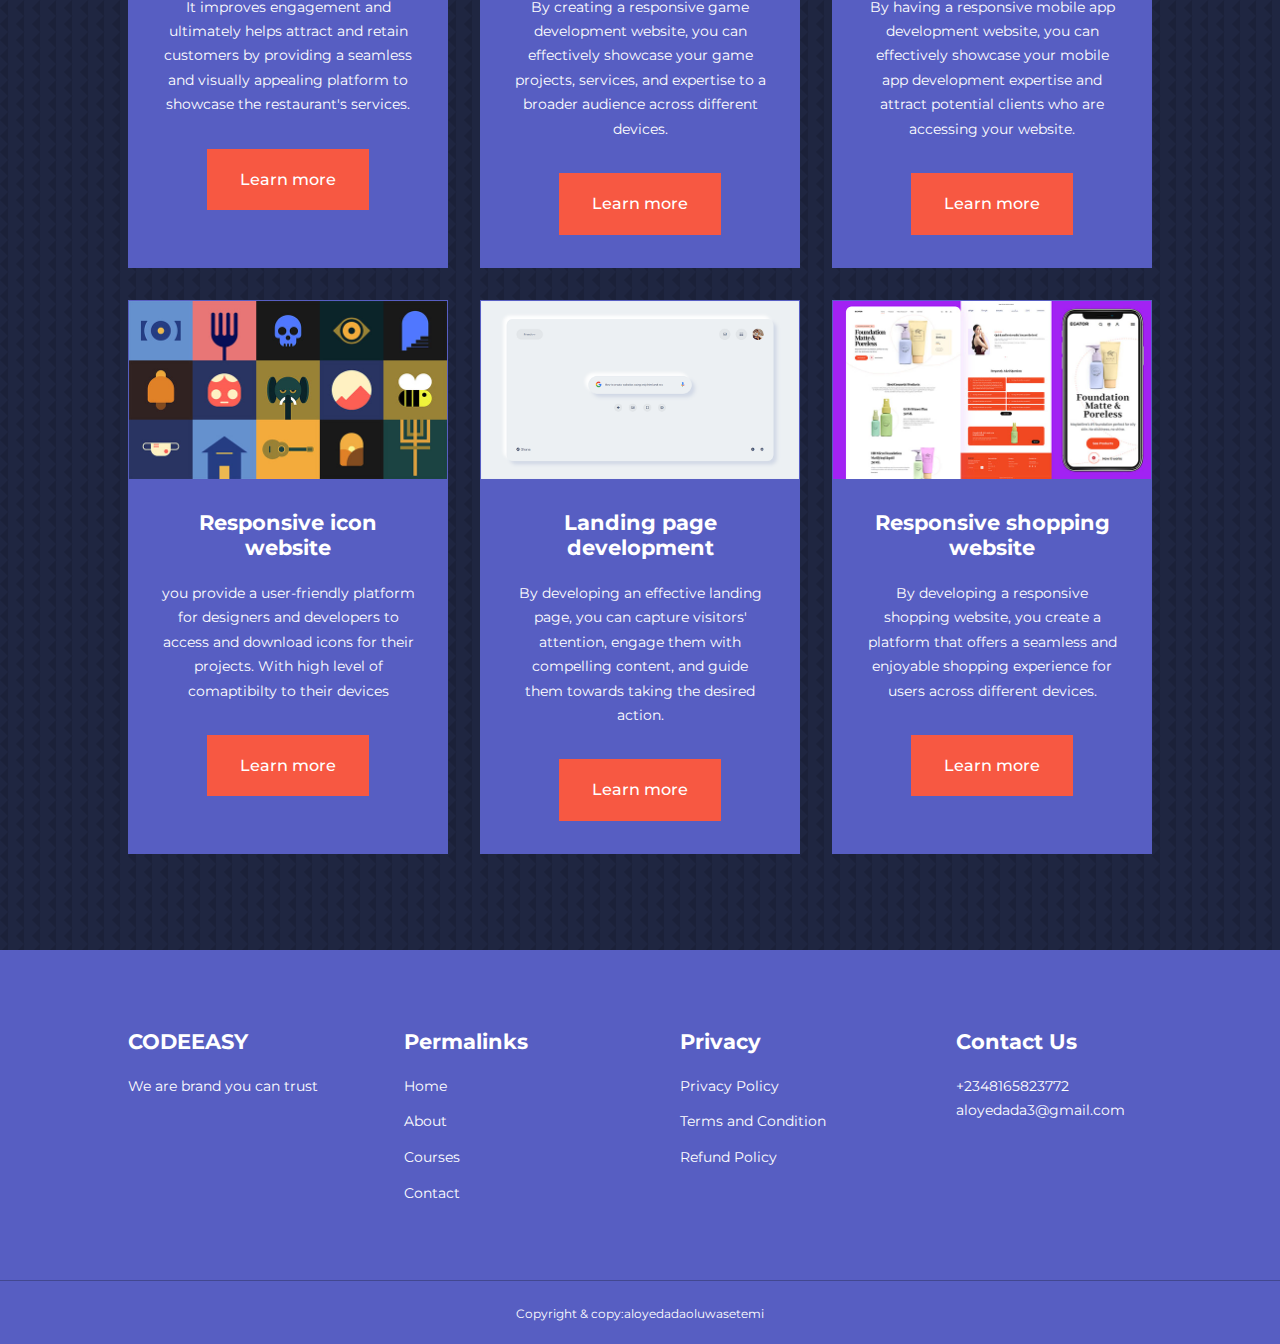
<file: MULTIPAGE EDU/courses.html>
<!DOCTYPE html>
<html lang="en">
<head>
    <meta charset="UTF-8">
    <meta name="viewport" content="width=device-width, initial-scale=1.0">
    <title>responsive multipage ducation website</title>

    <!-- icon scout cdn-->
    <link rel="stylesheet" href="https://unicons.iconscout.com/release/v2.1.6/css/unicons.css">

    <!-- google fonts(monteserat) -->
    <link rel="preconnect" href="https://fonts.googleapis.com">
    <link rel="preconnect" href="https://fonts.gstatic.com"  crossorigin>
    <link href="https://fonts.googleapis.com/css2?family=Montserrat:wght@300;400;500;600;700;800;900&display=swap" rel="stylesheet">

    
    <link rel="stylesheet" href="style.css">
    <style>
          body{
        background-image: url("images/bg-texture.png");
        }
        .courses{
            margin-top: 1rem;
        }
    </style>

<style>
  
</style>

    
</head>
<body>
   <nav>
   <div class="container nav_container">
    <a href="index.html"><h4>CODEEASY</h4></a>
    <ul class="nav_menu">
        <li><a href="index.html">Home</a></li>
        <li><a href="about.html">About</a></li>
        <li><a href="courses.html">Courses</a></li>
        <li><a href="contact.html">Contact</a></li>
    </ul>
    <button id="open-menu-btn"><i class="uil uil-bars"></i></button>
    <button id="close-menu-btn"><i class="uil uil-multiply"></i></button>
   </div>
   </nav> 
  <!--======================END OF NAV========================-->

   <section class="courses">
    <h2> Our Popular Courses</h2>
        <div class="container courses_container">
            <article class="course">
                <div class="course_image">
                    <img src="images/course1.jpg" alt="">
                </div>
                <div class="course_info">
                <h4>Reponsive Social Media Website UI Design</h4>
                <P>Embrace the power of a responsive user interface design for your platform. Enhance user satisfaction and increase engagement.    
                </P>
                <a href="course.html" class="btn btn-primary">Learn more</a>
            </div>
            </article>
             
            <article class="course">
                <div class="course_image">
                    <img src="images/course2.jpg" alt="">
                </div>
                    <div class="course_info">
                         <h4>Responsive Smartphone Website Design</h4>
                         <P>Embrace the power of a responsive design for your smartphone website and Stand out from the crowd.
                      </P>
                      <a href="course.html" class="btn btn-primary">Learn more</a>
                     </div>
            </article>

            <article class="course">
                <div class="course_image">
                    <img src="images/course3.jpg" alt="">
                </div>
                <div class="course_info">
                <h4>Reponsive Admin Dashboard UI Design</h4>
                <P>Empower administrators with a visually appealing and user-friendly interface that enhances their system management capabilities.
                </P>
                <a href="course.html" class="btn btn-primary">Learn more</a>
             </div>
            </article>


            <article class="course">
                <div class="course_image">
                    <img src="images/course5.jpg" alt="">
                </div>
                <div class="course_info">
                <h4>Responsive portfolio design</h4>
                <P>Portfolio websites can effectively showcase the creator's work and engage with visitors regardless of the device they are using.
                   
                </P>
                <a href="course.html" class="btn btn-primary">Learn more</a>
             </div>
            </article>

            <article class="course">
                <div class="course_image">
                    <img src="images/course6.jpg" alt="">
                </div>
                <div class="course_info">
                <h4>Responsive Social Media Design</h4>
                <P>Responsive social media design focuses on creating user-friendly and visually appealing interfaces for social media platforms
                   
                </P>
                <a href="course.html" class="btn btn-primary">Learn more</a>
             </div>
            </article>

            <article class="course">
                <div class="course_image">
                    <img src="images/course7.jpg" alt="">
                </div>
                <div class="course_info">
                <h4>UI/UX developer pack</h4>
                <P>This pack encompasses a range of elements, from design software and coding frameworks to usability testing tools and industry best practices.
                   
                </P>
                <a href="course.html" class="btn btn-primary">Learn more</a>
             </div>
            </article>

            <article class="course">
                <div class="course_image">
                    <img src="images/course8.jpg" alt="">
                </div>
                <div class="course_info">
                <h4>Responsive restaurant website</h4>
                <P>It improves engagement and ultimately helps attract and retain customers by providing a seamless and visually appealing platform to showcase the restaurant's services.
                    
                </P>
                <a href="course.html" class="btn btn-primary">Learn more</a>
             </div>
            </article>

            <article class="course">
                <div class="course_image">
                    <img src="images/course9.jpg" alt="">
                </div>
                <div class="course_info">
                <h4>Responsive game website development</h4>
                <P>By creating a responsive game development website, you can effectively showcase your game projects, services, and expertise to a broader audience across different devices. 
                    
                </P>
                <a href="course.html" class="btn btn-primary">Learn more</a>
             </div>
            </article>

            <article class="course">
                <div class="course_image">
                    <img src="images/course10.jpg" alt="">
                </div>
                <div class="course_info">
                <h4>Responsive mobile App development</h4>
                <P>By having a responsive mobile app development website, you can effectively showcase your mobile app development expertise and attract potential clients who are accessing your website.
                    
                </P>
                <a href="course.html" class="btn btn-primary">Learn more</a>
             </div>
            </article>

            <article class="course">
                <div class="course_image">
                    <img src="images/course11.jpg" alt="">
                </div>
                <div class="course_info">
                <h4>Responsive icon website</h4>
                <P> you provide a user-friendly platform for designers and developers to access and download icons for their projects. With high level of comaptibilty to their devices
                   
                </P>
                <a href="course.html" class="btn btn-primary">Learn more</a>
             </div>
            </article>

            <article class="course">
                <div class="course_image">
                    <img src="images/course12.jpg" alt="">
                </div>
                <div class="course_info">
                <h4>Landing page development</h4>
                <P>By developing an effective landing page, you can capture visitors' attention, engage them with compelling content, and guide them towards taking the desired action.
                   
                </P>
                <a href="course.html" class="btn btn-primary">Learn more</a>
             </div>
            </article>

            <article class="course">
                <div class="course_image">
                    <img src="images/course13.jpg" alt="">
                </div>
                <div class="course_info">
                <h4>Responsive shopping website</h4>
                <P>By developing a responsive shopping website, you create a platform that offers a seamless and enjoyable shopping experience for users across different devices.
                   
                </P>
                <a href="course.html" class="btn btn-primary">Learn more</a>
             </div>
            </article>
        </div>
   </section>



<footer>
    <div class="container footer_container">
        <div class="footer_1">
            <a href="index.html" class="footer_logo"><h4>CODEEASY</h4></a>
            <P>We are brand you can trust</P>
        </div>

        <div class="footer_2">
            <h4>Permalinks</h4>
         <ul class="permalinks">
            <li><a href="index.html"> Home</a></li>
            <li><a href="about.html"></a> About</li>
            <li><a href="courses.html"></a>Courses</li>
            <li><a href="contact.html"></a>Contact</li>
         </ul>
        </div>

        <div class="footer_3">
            <h4>Privacy</h4>
            <ul class="privacy">
                <li><a href="#"></a>Privacy Policy</li>
                <li><a href="#"></a> Terms and Condition</li>
                <li><a href="#"></a>Refund Policy</li>
            </ul>
        </div>

        <div class="footer_4">
            <h4> Contact Us</h4>
            <div>
                <p>+2348165823772</p>
                <p>aloyedada3@gmail.com</p>
            </div>
            
            <ul class="footer_socials">
                <li>
                    <a href="#"><i class="uil uil-facebook-f"></i></a>
                </li>

                <li>
                    <a href="#"><i class="uil uil-instagram-alt"></i></a>
                </li>

                <li>
                    <a href="#"><i class="uil uil-twitter"></i></a>
                </li>

                <li>
                    <a href="#"><i class="uil uil-linkedin-alt"></i></a>
                </li>
            </ul>
        </div>
    </div>
    <div class="footer_copyright">
        <small>Copyright & copy:aloyedadaoluwasetemi</small>
    </div>
</footer>



<script src="script.js"></script>
</body>
</html>
</file>
<file: MULTIPAGE EDU/style.css>
* {
    margin: 0;
    padding: 0;
    border: 0;
    outline: 0;
    text-decoration: none;
    list-style: none;
    box-sizing: border-box;
}

:root{
    --color-primary:#6c63ff;
    --color-success:#00bf8e;
    --color-warning:#f7c94b;
    --color-danger:#f75842;
    --color-danger-variant:rgba(247,88,66,0.4);
    --color-white:#fff;
    --color-ight:rgba(255, 255, 255, 0.7);
    --color-black:#000;
    --color-bg:#1f2641;
    --color-bg1:#575ec2;
    --color-bg2:#424890;

    --container-width-lg:80%;
    --container-width-md:90%;
    --container-width-sm :94%;

    --transition:all 400ms ease;
}

body{
   font-family:'Montserrat', sans-serif ; 
   line-height: 1.7;
   color: var(--color-white);
   background: var(--color-bg);
}

.container{
    width:var(--container-width-lg) ;
    margin: 0 auto;
}

section{
    padding: 6rem 0;
}

section h2 {
    text-align: center;
    margin-bottom: 4rem;
}

h1,
h2,
h3,
h4,
h5{
    line-height: 1.2;
}

h1 {
    font-size: 2.4rem;
}

h2 {
    font-size: 2rem;
}

h3{
    font-size: 1.6rem;
}
h4{
    font-size: 1.3rem;
}

a{
    color: var(--color-white);
}

img{
    width: 100%;
    display: block;
    object-fit: cover;
}

.btn {
    display: inline-block;
    background: var(--color-white);
    color: var(--color-black);
    padding: 1rem 2rem;
    border: 1px solid transparent;
    font-weight: 500;
    transition: var(--transition);
}

.btn:hover {
    background: transparent;
    color: var(--color-white);
    border-color: var(--color-white);
}

.btn-primary{
   background: var(--color-danger); 
   color:var(--color-white) ;
}

/*--------------------NAVBAR---------------*/
nav{
    background: transparent;
    width: 100vw;
    height: 5rem;
    position: fixed;
    top: 0;
    z-index: 11;
}

/* change navbar style on scroll using javascript */
.window-scroll {
    background: var(--color-primary);
    box-shadow: 0 1rem 2rem rgba(0, 0, 0, 0.2);
}

.nav_container {
    height: 100%;
    display: flex;
    justify-content: space-between;
    align-items: center;
}

nav button {
    display: none;
}

.nav_menu{
    display: flex;
    align-items: center;
    gap: 4rem;
}

.nav_menu a{
    font-size: 0.9rem;
    transition: all 400ms ease;
}

.nav_menu a:hover {
    color: var(--color-bg2);
}

/*-------HEADER------*/
header {
   position: relative;
    top: 5rem;
    overflow: hidden;
    height: 70vh;
    margin-bottom: 5rem;
}
.header_container{
    display: grid;
    grid-template-columns: 1fr 1fr;
    align-items: center;
    gap: 5rem;
    height: 100%;
}

.header_left p{
    margin: 1rem 0 2.4rem;
}

/*----------- categories-----------*/
.categories{
    background: var(--color-bg1);
    height: 32rem ;
}

.categories h1{
    line-height: 1;
    margin-bottom: 3rem;
}
.categories_container {
    display: grid;
    grid-template-columns: 40%  60% ; 
}

.categories_left{
    margin-right: 4rem;
}

.categories_left p{
    margin: 1rem 0 3rem;
}

.categories_right {
    display: grid;
    grid-template-columns: repeat(3 , 1fr);
    gap: 1.2rem;
}

.category{
    background: var(--color-bg2);
    padding: 2rem;
    border-radius: 2rem ;
    transition: var(--transition);
}

.category:hover {
    box-shadow: 0 3rem 3rem rgba(0, 0, 0, 0.3);
    z-index: 1;
}

.category:nth-child(2) .category_icon{
  background: var(--color-danger);  
}

.category:nth-child(3) .category_icon{
    background: var(--color-success);  
  }

  .category:nth-child(4) .category_icon{
    background: var(--color-warning);  
  }

  .category:nth-child(5) .category_icon{
    background: var(--color-success);  
  }
  

.category_icon {
   background: var(--color-primary);
   padding: 0.7rem;
   border-radius: 0.9rem; 
}

.category h5 {
    margin: 2rem 0 1rem;
}

.category p {
    font-size: 0.85rem;
}

/* popular courses */
.courses{
    margin-top: 10rem;
}

.courses_container {
    display: grid;
    grid-template-columns:repeat(3, 1fr) ;
    gap: 2rem;
}

.course{
    background: var(--color-bg1);
    text-align: center;
    border: 1px solid transparent; 
    transition: var(--transition); 
}

.course:hover{
    background: transparent;
    border-color: var(--color-primary);
}

.course_info {
    padding: 2rem;
}

.course_info p{
    margin: 1.2rem 0 2rem;
    font-size: 0.9rem;
}

/*-- FAQ----*/
.faqs{
    background: var(--color-bg1);
    box-shadow: inset 0 0 3rem rgba(0, 0, 0, 0.5);
}

.faqs_container{
    display: grid;
    grid-template-columns: 1fr 1fr;
    gap: 1rem;
}

.faq{
    padding: 2rem;
    display: flex;
    align-items: center;
    gap: 1.4rem;
    height: fit-content;
    background: var(--color-primary);
    cursor: pointer;
}

.faq h4 {
    font-size: 1rem;
    line-height: 2.2;
}

.faq_icon {
    align-self: flex-start;
    font-size: 1.2rem;
}

.faq p{
    margin-top: 0.8rem;
    display: none;
}

.faq.open p{
    display: block;
}

/* TESTIMONIAL*/
.testimonials_container {
    overflow-x: hidden;
    position: relative;
    margin-bottom: 5rem;
}


.testimonial {
    padding-top: 2rem;
    
}

.avatar {
  width: 6rem;
  height: 6rem;
  border-radius: 50%;
  overflow: hidden;
  margin: 0 auto 1rem;
  border: 1rem solid var(--color-bg1);  
}

.testimonial_info {
    text-align: center;
}

.testimonial_body {
    background: var(--color-primary);
    background-size: 2rem;
    padding: 2rem;
    margin-top: 3rem;
    position: relative;
}

.testimonial_body p{
    text-align: center;
}

.testimonial_body::before {
    content: "";
    display: block;
    background: linear-gradient(135deg, transparent, var(--color-primary), var(--color-primary), var(--color-primary)
    );
    width: 3rem;
    height: 3rem;
    position: absolute;
    left: 50%;
    top: -1.5rem;
    transform: rotate(45deg);
}

/*----------FOOTER-----------------*/
footer {
    background: var(--color-bg1);
    padding-top: 5rem;
    font-size: 0.9rem;
}

.footer_container {
    display: grid;
    grid-template-columns: repeat(4, 1fr);
    gap: 5rem;
}

.footer_container > div h4 {
   margin-bottom: 1.2rem; 
}

.footer_1 p{
    margin: 0 0 2rem;
}

footer ul li{
    margin-bottom: 0.7rem;
}

footer ul li a:hover {
    text-decoration: underline;
}

.footer_socials {
   display: flex;
   gap: 1rem;
   font-size: 1.2rem; 
   margin-top: 1.2rem;
}
.footer_copyright{
    text-align: center;
    margin-top: 4rem;
    padding: 1.2rem 0;
    border-top: 1px solid var(--color-bg2);
}
/*=============media queries (tablet)===========*/
@media screen and (max-width: 1024px) {
    .container {
        width: var(--container-width-md);
    }
    h1 {
        font-size: 2.2rem;
    }

    h2 {
        font-size: 1.7rem;
    }

    h3{
        font-size:1.4rem ;
    }
    h4{
      font-size: 1.2rem;  
    }

    /*-----------NAVBAR------*/
    nav button {
        display: inline-block;
        background: transparent;
        font-size: 1.8rem;
        color: var(--color-white);
        cursor: pointer;
    }
    nav button#close-menu-btn {
        display: none;
    }
    .nav_menu{
        position: fixed;
        top: 5rem;
        right: 5%;
        height: fit-content;
        width: 18rem;
        flex-direction: column;
        gap: 0;
        display: none;
    }

    .nav_menu li {
        width: 100%;
        height: 5.8rem;
        animation: animateNavItems 400ms  linear forwards;
        transform-origin: top right;
        opacity: 0;
    }

    .nav_menu li:nth-child(2){
       animation-delay:200ms ; 
    }

    .nav_menu li:nth-child(3){
        animation-delay:400ms ; 
     }

     .nav_menu li:nth-child(4){
        animation-delay:600ms ; 
     }

    @keyframes animateNavItems {
       0%{
        transform: rotateZ(-90deg) rotateX(90deg) scale(0.1);
       } 
       100% {
        transform: rotateZ(0) rotateX(0) scale(1) ;
        opacity: 1;
       }
    }


    .nav_menu li a{
        background: var(--color-primary);
        box-shadow: -4rem 6rem 10rem  rgba(0, 0, 0, .6);
        width: 100%;
        height: 100%;
        display: grid;
        place-items: center;
    }

    .nav_menu li a:hover {
        background: var(--color-bg2);
        color: var(--color-white);
    }

    /*=============header===========*/
    header {
        height: 60vh;
        margin-bottom: 4rem;
    }

    .header_container {
       gap:0 ; 
       padding-bottom: 3rem;
    }
    /*=============categories===========*/
    .categories {
        height: auto;
    }
    .categories_container{
        grid-template-columns: 1fr;
        gap: 3rem;
    }
    .categories_left{
        margin-right: 0;
    }
    /*=============popular courses===========*/
    .courses {
        margin-top: 0;
    }

    .courses_container {
        grid-template-columns: 1fr 1fr;
    }
    /*=============FAQS===========*/
    .faqs_container{
        grid-template-columns: 1fr;
    }

    .faq {
        padding: 1.5rem;
    }
    /*=============footer===========*/
    .footer_container {
        grid-template-columns: 1fr 1fr;
    }
}

/*=============media queries(phones)===========*/
@media screen and (max-width: 600px) {
   .container{
    width: var(--container-width-sm);
   }
/*=============NAVBAR===========*/
.nav_menu {
    right: 3%;
}
/*=============HEADER===========*/
header{
  height: 100vh;  
}
.header_container{
   grid-template-columns: 1fr ; 
   text-align: center;
   margin-top: 0;
 }

 .header_left p{
    margin-bottom: 1.3rem;
 }

 /*=============CATEGORIES===========*/
 categories_right{
    grid-template-columns: 1fr 1fr;
    gap: 0.7rem;
 }

 .category {
    padding: 1rem;
    border-radius: 1rem;
 }

 .category_icon {
    margin-top: 4px;
    display: inline-block;
 }

 /*=============popular courses===========*/
 .courses_container{
    grid-template-columns: 1fr;
 }

 /*=============TESTIMONIAL===========*/
 .testimonial_body{
    padding: 1.2rem;
 }

/*===========FOOTER=============*/
 .footer_container {
    grid-template-columns: 1fr;
    text-align: center;
    gap: 2rem;
 }
 .footer_1 p{
    margin: 1rem auto;
 }
 .footer_socials {
    justify-content: center;
 }
}
</file>
<file: MULTIPAGE EDU/about.css>
/*========achievements======*/
.aabout_achievements {
    margin-top: 3rem;
}

.about_achievements-container {
    display: grid;
    grid-template-columns: 40% 60%;
    gap: 5rem;
}

.about_achievements-right > p{
    margin: 1.6rem 0 2.5rem;
}

.achievements_cards {
    display: grid;
    grid-template-columns: repeat(3, 1fr);
    gap: 1.5rem;
}

.achievement_card{
    background:var(--color-bg1);
    padding: 1.6rem;
    border-radius: 1rem;
    text-align: center;
    transition:var(--transition) ;
}

.achievement_card:hover {
background: var(--color-bg2);
box-shadow: 0 3rem 3rem rgba(0, 0, 0, 0.3);
}

.achievement_icon{
    background: var(--color-danger);
    padding: 0.6rem;
    border-radius: 1rem;
    display: inline-block;
    margin-bottom: 2rem;
    font-size: 2rem;
}

.achievement_card:nth-child(2) .achievement_icon{
    background: var(--color-success);
}

.achievement_card:nth-child(3) .achievement_icon{
    background: var(--color-primary);
}

.achievement_card p {
    margin-top: 1rem;
}

/*=========TEAM=========*/
.team{
    background: var(--color-bg1);
    box-shadow: inset 0 0 3rem rgba(0, 0, 0, 0.5);
}

.team_container {
    display: grid;
    grid-template-columns: repeat(4, 1fr);
    gap: 2rem;
}

.team_member {
   background: var(--color-bg2);
   padding: 2rem;
   border: 1px solid transparent ; 
   transition: var(--transition);
   position: relative;
   overflow: hidden;
}

.team_member:hover{
    background: transparent;
    border: var(--color-primary);
}

.team_member-image img{
    filter: saturate(0);
}

.team_member:hover img {
    filter: saturate(1);
}

.team_member-info *   {
    text-align: center;
    margin-top: 1.4rem;
}

.team_member-info p{
    color: var(--color-light);
}

.team_member-socials{
   position: absolute; 
   top: 50%;
   transform: translateY(-50%);
   right: -100%;
   display: flex;
   flex-direction: column;
   background: var(--color-primary);
   border-radius:1rem 0 0 1rem ;
   box-shadow: -2rem 0 2rem rgba(0, 0, 0, 0.3);
   transition: var(--transition);
}

.team_member:hover .team_member-socials{
    right: 0;
}

.team_member-socials a{
   padding: 1rem;
}

/*===================MEDIA QUERIES(TABLET)================*/
@media screen and (max-width: 1024px) {
    .about_achievements{
        margin-top: 2rem;
    }

    
.about_achievements-container{
    grid-template-columns:1fr;
    gap: 4rem;
}

.about_achievements-left{
    width:80%;
    margin: 0 auto; 
}
.team_container {
    grid-template-columns: repeat(3, 1fr);
    gap: 1.5rem;
}
.team_member{
    padding: 1rem;
}
}

@media screen and (max-width: 600px) {
   .achievements_cards{
    grid-template-columns: 1fr 1fr;
    gap: 0.7rem;
   }

   .team_container{
    grid-template-columns: 1fr 1fr;
    gap: 0.7rem;
   }

   .team_member{
    padding: 0;
   }

   .team_member p {
    margin-bottom: 1.5rem;
   }
}
</file>
<file: MULTIPAGE EDU/contact.css>
.contact_container{
    background: var(--color-bg1);
    padding: 4rem;
    display: grid;
    grid-template-columns: 40% 60%;
    gap: 4rem;
    height: 30rem;
    margin:7rem auto;
    border-radius:1rem ;
}

/*==============================ASIDE==================*/
.contact_aside{
    background: var(--color-primary);
    padding: 3rem;
    border-radius:1rem;
    position:relative;
    bottom:10rem;
}

.aside_image{
    width:12rem;
    margin-bottom:2rem;
}

.contact_aside h2{
    text-align: left;
    margin-bottom: 1rem;
}

.contact_aside p{
   font-size:0.9rem;
   margin-bottom:2rem ; 
} 

.contact_detail li{
    display: flex;
    gap: 1rem;
    align-items: center;
    margin-bottom: 1rem;
}

.contact_socials {
    display: flex;
    gap:0.8rem; 
     margin-top: 3rem;
}

.contact_socials a{
    background: var(--color-bg2);
    padding:0.5rem;
    border-radius: 50%;
    font-size: 0.9rem;
    transition: var(--transition);
}

.contact_socials a:hover {
   background: transparent;
}


/*===================== FORM ==================*/
.contact_form{
    display: flex;
    flex-direction: column;
    gap: 1.2rem;
    margin-right: 4rem;
}

.form_name{
    display: flex;
    gap: 1.2rem;
}

.contact_form input[type="text"]{
    width: 50%;
}

input, textarea {
    width: 100%;
    padding:1rem;
    background: var(--color-bg);
    color:var(--color-white);
}

.contact_form .btn {
   width: max-content;
   margin-top: 1rem;
   cursor: pointer; 
}

/*====================MEDIA QUERIES(TABLET) ======================*/
@media screen and (max-width:1024px){
    .contact {
        padding-bottom:0; 
    }
    .contact_container {
        gap: 1.5rem;
        margin-top: 3rem;
        height: auto;
        padding: 1.5rem;
    }
    .contact_aside {
        width:auto ;
        padding: 1.5rem;
        bottom: 0;
    }

    .contact_form {
        align-self: center;
        margin-right: 1.5rem;
    }
}

/*====================MEDIA QUERIES(PHONE) ======================*/
@media screen and (max-width:600px){
    .contact_container {
        grid-template-columns: 1fr;
        gap: 3rem;
        margin-top: 0;
        padding: 0;
    }

    .contact_form{
        margin: 0 1.5rem 3rem;
    }
    .form_name{
        flex-direction: column;
    }
    .form_name input[type="text"]{
        width: 100%;
    }
}
</file>
